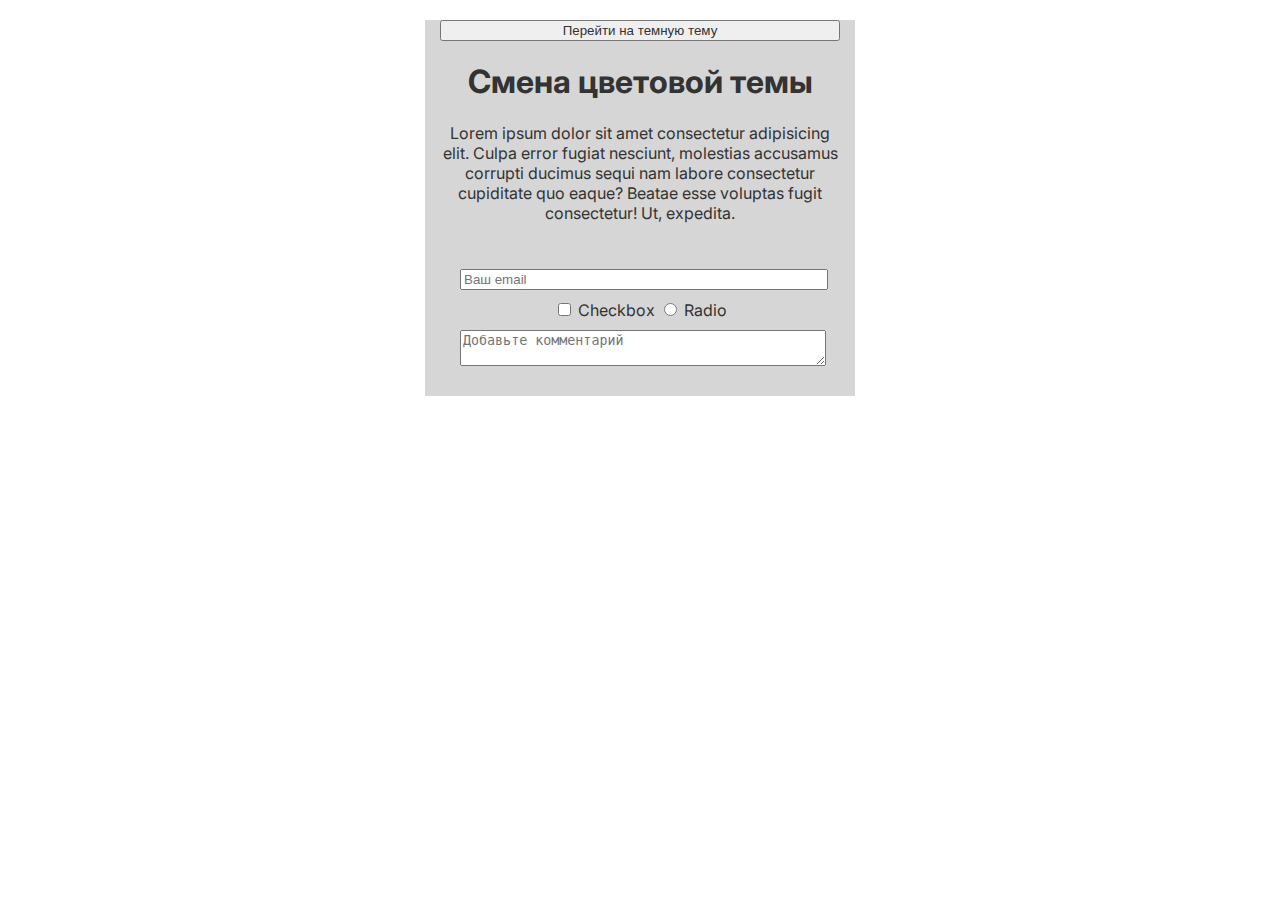
<file: Yunusova-20.05/Yunusova-1video/index.html>
<!DOCTYPE html>
<html lang="en">
  <head>
    <meta charset="UTF-8" />
    <meta name="viewport" content="width=device-width, initial-scale=1.0" />
    <title>Yunusova</title>
    <link rel="stylesheet" href="style.css" />
  </head>
  <body>
    <div class="container">
      <button id="themeToggle">Перейти на темную тему</button>
      <h1>Смена цветовой темы</h1>
      <p>
        Lorem ipsum dolor sit amet consectetur adipisicing elit. Culpa error
        fugiat nesciunt, molestias accusamus corrupti ducimus sequi nam labore
        consectetur cupiditate quo eaque? Beatae esse voluptas fugit
        consectetur! Ut, expedita.
      </p>
      <form>
        <input type="email" placeholder="Ваш email" />
        <input type="checkbox" id="checkbox" />
        <label for="checkbox">Checkbox</label>
        <input type="radio" id="radio" />
        <label for="radio">Radio</label>
        <textarea placeholder="Добавьте комментарий"></textarea>
      </form>
      <script src="./main.js"></script>
    </div>
  </body>
</html>
</file>
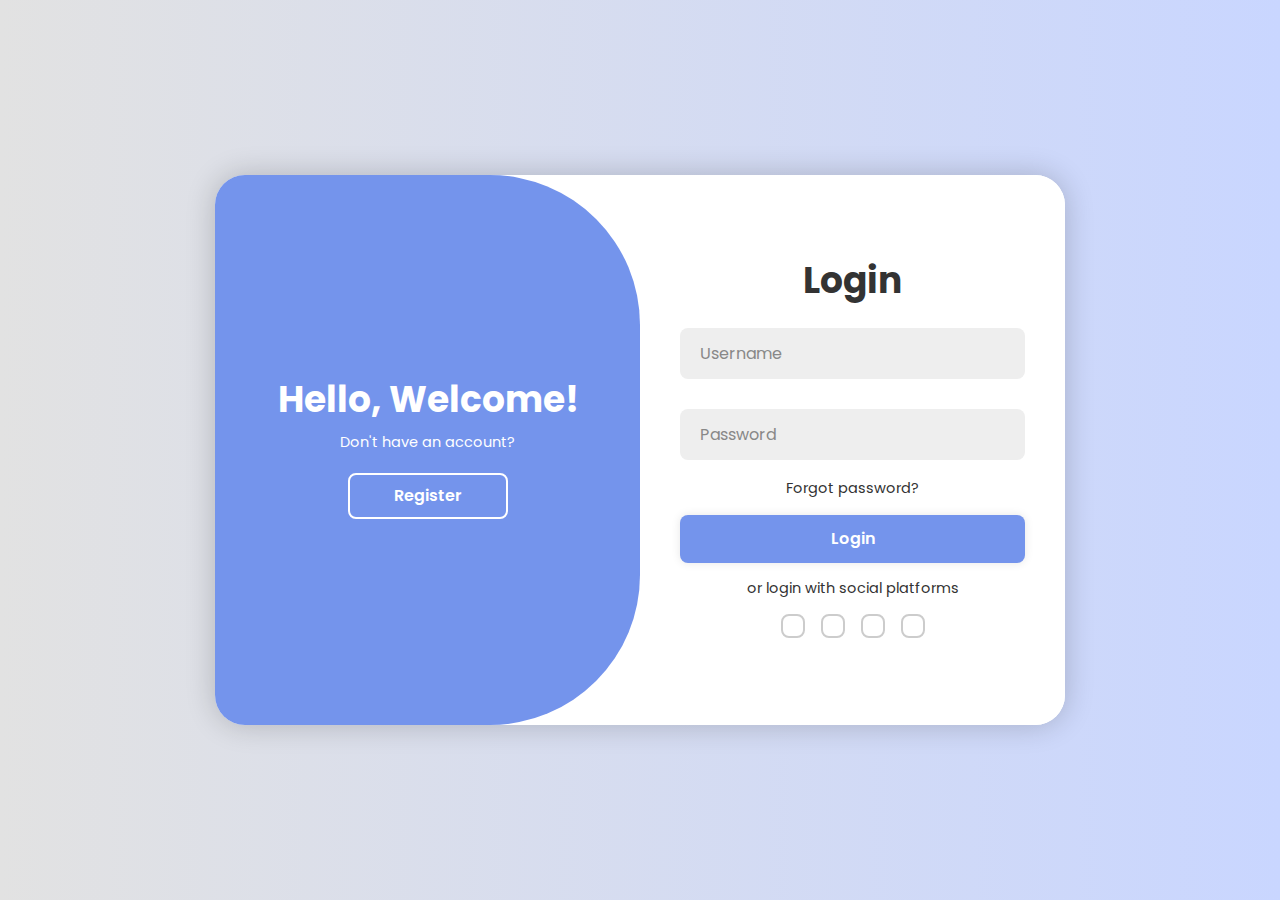
<file: Yunusova-20.05/Yunusova-2video/index.html>
<!DOCTYPE html>
<html lang="en">
  <head>
    <meta charset="UTF-8" />
    <meta name="viewport" content="width=device-width, initial-scale=1.0" />
    <title>Yunusova</title>
    <link rel="stylesheet" href="style.css" />
  </head>
  <body>
    <div class="container">
      <div class="form-box login">
        <form action="">
          <h1>Login</h1>
          <div class="input-box">
            <input type="text" placeholder="Username" required />
            <i class="bx bxs-user"></i>
          </div>

          <div class="input-box">
            <input type="password" placeholder="Password" required />
            <i class="bx bxs-lock-alt"></i>
          </div>
          <div class="forgot-link">
            <a href="#">Forgot password?</a>
          </div>
          <button type="submit" class="btn">Login</button>
          <p>or login with social platforms</p>
          <div class="social-icons">
            <a href="#"><i class="bx bxl-google"></i></a>
            <a href="#"><i class="bx bxl-google"></i></a>
            <a href="#"><i class="bx bxl-gihub"></i></a>
            <a href="#"><i class="bx bxl-linkedin"></i></a>
          </div>
        </form>
      </div>

      <div class="form-box register">
        <form action="">
          <h1>Registration</h1>
          <div class="input-box">
            <input type="text" placeholder="Username" required />
            <i class="bx bxs-user"></i>
          </div>

          <div class="input-box">
            <input type="email" placeholder="Email" required />
            <i class="bx bxs-lock-alt"></i>
          </div>

          <div class="input-box">
            <input type="password" placeholder="Password" required />
            <i class="bx bxs-lock-alt"></i>
          </div>
          <button type="submit" class="btn">Register</button>
          <p>or register with social platforms</p>
          <div class="social-icons">
            <a href="#"><i class="bx bxl-google"></i></a>
            <a href="#"><i class="bx bxl-google"></i></a>
            <a href="#"><i class="bx bxl-gihub"></i></a>
            <a href="#"><i class="bx bxl-linkedin"></i></a>
          </div>
        </form>
      </div>

      <div class="toggle-box">
        <div class="toggle-panel toggle-left">
          <h1>Hello, Welcome!</h1>
          <p>Don't have an account?</p>
          <button class="btn register-btn">Register</button>
        </div>

        <div class="toggle-panel toggle-right">
          <h1>Welcome Back!</h1>
          <p>Already have an account?</p>
          <button class="btn login-btn">Login</button>
        </div>
      </div>
    </div>
    <script src="./main.js"></script>
  </body>
</html>
</file>
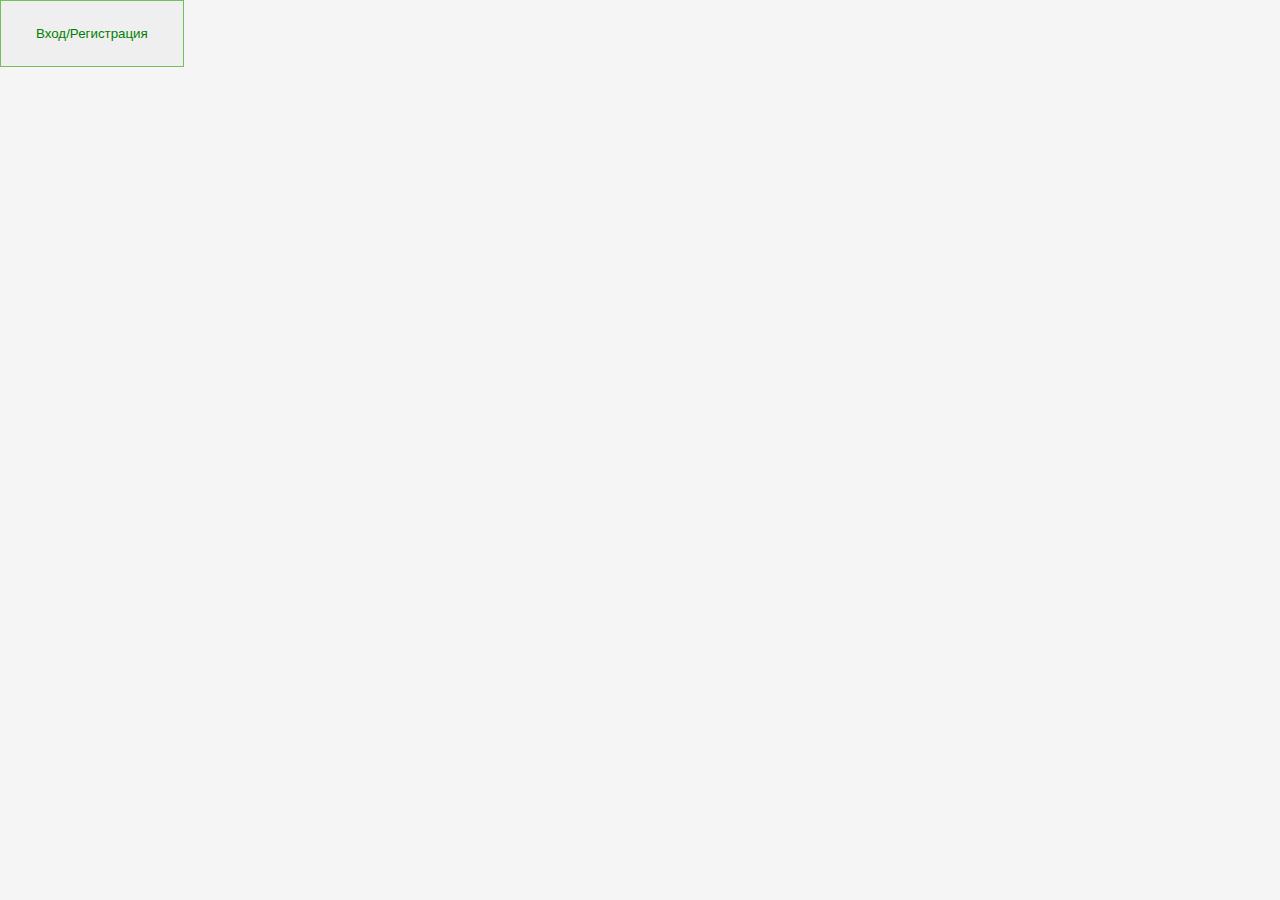
<file: Yunusova-20.05/Yunusova-maket/index.html>
<!DOCTYPE html>
<html lang="ru">
<head>
    <meta charset="UTF-8">
    <meta name="viewport" content="width=device-width, initial-scale=1.0">
    <title>Модальное окно</title>
    <link rel="stylesheet" href="style.css">
</head>
<body>
    <button id="openModal">Вход/Регистрация</button>

    <div id="modal" class="modal">
        <div class="modal-content">
            <span class="close">×</span>
            <h2>Вход</h2>
            <p>Телефон</p>
            <input type="text" id="phone" placeholder="+7 912">
            <button class="login-button">Вход</button>
            <div class="bottom-links">
                <button class="register-button">Регистрация</button>
                <a href="#" class="forgot-password">Забыли пароль?</a>
            </div>
        </div>
    </div>

    <script src="main.js"></script>
</body>
</html>
</file>
<file: Yunusova-20.05/Yunusova-1video/style.css>
@import url("https://fonts.googleapis.com/css2?family=Inter:ital,opsz,wght@0,14..32,100..900;1,14..32,100..900&display=swap");
:root {
  --main: #333;
  --main-rgb: 51, 51, 51;
  color-scheme: light;
}
body {
  font-family: "Inter", sans-serif;
  text-align: center;
  color: var(--main);
}

.container {
  margin: 20px auto;
  max-width: 400px;
  padding-left: 15px;
  padding-right: 15px;
  background-color: rgba(var(--main-rgb), 0.2);
}

form {
  padding: 20px;
}

input[type="email"],
textarea,
button {
  display: block;
  width: 100%;
  margin: 10px 0;
  color: var(--main);
}

template {
  resize: none;
  min-height: 100px;
}

/* dark */
.dark {
  --main: #fff;
  --main-rgb: 255, 255, 255;
  color-scheme: dark;
}
</file>
<file: Yunusova-20.05/Yunusova-2video/style.css>
@import url("https://fonts.googleapis.com/css2?family=Inter:ital,opsz,wght@0,14..32,100..900;1,14..32,100..900&family=Poppins:ital,wght@0,100;0,200;0,300;0,400;0,500;0,600;0,700;0,800;0,900;1,100;1,200;1,300;1,400;1,500;1,600;1,700;1,800;1,900&display=swap");

* {
  margin: 0;
  padding: 0;
  box-sizing: border-box;
  font-family: "Poppins", sans-serif;
}

body {
  display: flex;
  justify-content: center;
  align-items: center;
  min-height: 100vh;
  background: linear-gradient(90deg, #e2e2e2, #c9d6ff);
}

.container {
  position: relative;
  width: 850px;
  height: 550px;
  background: #fff;
  border-radius: 30px;
  box-shadow: 0 0 30px rgba(0, 0, 0, 0.2);
  margin: 20px;
  overflow: hidden;
}

.form-box {
  position: absolute;
  right: 0;
  width: 50%;
  height: 100%;
  background: #fff;
  display: flex;
  align-items: center;
  color: #333;
  text-align: center;
  padding: 40px;
  z-index: 1;
  transition: 0.6s ease-in-out 1.2s, visibility 0s 1s;
}

.container.active .form-box {
  right: 50%;
}

.form-box.register {
  visibility: hidden;
}

.container.active .form-box.register {
  visibility: visible;
}

form {
  width: 100%;
}

.container h1 {
  font-size: 36px;
  margin: -10px 0;
}

.input-box {
  position: relative;
  margin: 30px 0;
}

.input-box input {
  width: 100%;
  padding: 13px 50px 13px 20px;
  background: #eee;
  border-radius: 8px;
  border: none;
  outline: none;
  font-size: 16px;
  color: #333;
  font-weight: 500;
}

.input-box input::placeholder {
  color: #888;
  font-weight: 400;
}

.input-box i {
  position: absolute;
  right: 20px;
  top: 50%;
  transform: translateY(-50%);
  font-size: 20px;
  color: #888;
}

.forgot-link {
  margin: -15px 0 15px;
}

.forgot-link a {
  font-size: 14.5px;
  color: #333;
  text-decoration: none;
}

.btn {
  width: 100%;
  height: 48px;
  background: #7494ec;
  border-radius: 8px;
  box-shadow: 0 0 10px rgba(0, 0, 0, 0.1);
  border: none;
  cursor: pointer;
  font-size: 16px;
  color: #fff;
  font-weight: 600;
}

.container p {
  margin: 15px 0;
  font-size: 14.5px;
}

.social-icons {
  display: flex;
  justify-content: center;
}
.social-icons a {
  display: inline-flex;
  padding: 10px;
  border: 2px solid #ccc;
  border-radius: 8px;
  font-size: 24px;
  color: #333;
  text-decoration: none;
  margin: 0 8px;
}

.toggle-box {
  position: absolute;
  width: 100%;
  height: 100%;
  /* background: purple; */
}

.toggle-box::before {
  content: "";
  position: absolute;
  left: -250%;
  width: 300%;
  height: 100%;
  background: #7494ec;
  border-radius: 150px;
  z-index: 2;
  transition: 1.8s ease-in-out;
}

.container.active .toggle-box::before {
  left: 50%;
}
.toggle-panel {
  position: absolute;
  width: 50%;
  height: 100%;
  /* background: seagreen; */
  color: #fff;
  display: flex;
  flex-direction: column;
  justify-content: center;
  align-items: center;
  z-index: 2;
  transition: 0.6s ease-in-out;
}

.toggle-panel.toggle-left {
  left: 0;
  transition-delay: 1.2s;
}

.container.active .toggle-panel.toggle-left {
  left: -50%;
  transition-delay: 0.6s;
}
.toggle-panel.toggle-right {
  right: -50%;
  transition-delay: 0.6s;
}

.container.active .toggle-panel.toggle-right {
  right: 0;
  transition-delay: 1.2s;
}

.toggle-panel p {
  margin-bottom: 20px;
}

.toggle-panel .btn {
  width: 160px;
  height: 46px;
  background: transparent;
  border: 2px solid #fff;
  box-shadow: none;
}

@media screen and (max-width: 650px) {
  .container {
    height: calc(100vh - 40px);
  }

  .form-box {
    /* background: purple; */
    bottom: 0;
    width: 100%;
    height: 70%;
  }

  .container.active .form-box {
    right: 0;
    bottom: 30%;
  }

  .toggle-box::before {
    left: 0;
    top: -270%;
    width: 100%;
    height: 300%;
    border-radius: 20vw;
  }

  .container.active .toggle-box::before {
    left: 0;
    top: 70%;
  }

  .toggle-panel {
    width: 100%;
    height: 30%;
  }

  .toggle-panel.toggle-left {
    top: 0;
  }

  .container.active .toggle-panel.toggle-left {
    left: 0;
    top: -30%;
  }

  .toggle-panel.toggle-right {
    right: 0;
    bottom: -30%;
  }

  .container.active .toggle-panel.toggle-right {
    bottom: 0;
  }
}

@media screen and (max-width: 400px) {
  .form-box {
    padding: 20px;
  }
  .toggle-panel h1 {
    font-size: 30px;
  }
}
</file>
<file: Yunusova-20.05/Yunusova-maket/style.css>
body {
  font-family: Arial, sans-serif;
  margin: 0;
  padding: 0;
  background-color: #f5f5f5;
}

button {
  color: green;
  border: non;
  padding: 25px 35px;
  cursor: pointer;
  border: 1px solid #70c05b;
}

.modal {
  display: none;
  position: fixed;
  z-index: 1;
  left: 0;
  top: 0;
  width: 100%;
  height: 100%;
  overflow: auto;
  background-color: rgba(0, 0, 0, 0.4);
}

.modal-content {
  margin: 15% auto;
  padding: 20px;
  border: 1px solid #888;
  width: 50%;
  width: 420px;
  height: 431px;
  box-shadow: 8px 16px 32px 0 rgba(255, 102, 51, 0.2);
  background: #fff;
}

.close {
  color: #aaa;
  float: right;
  font-size: 28px;
  font-weight: bold;
  border-radius: 4px;
  padding: 8px;
  width: 40px;
  height: 40px;
}

.close:hover,
.close:focus {
  color: black;
  text-decoration: none;
  cursor: pointer;
}

h2 {
  text-align: center;
  font-family: var(--font-family);
  font-weight: 700;
  font-size: 24px;
  line-height: 150%;
  text-align: center;
  color: #000000;
  /* margin-top: 72px; */
  margin-right: 80px;
  /* margin-bottom: 32px; */
  margin-left: 80px;
}

p {
  margin-top: 68px;
  margin-right: 80px;
  margin-left: 80px;
  margin-bottom: 0;
  font-family: var(--font-family);
  font-weight: 400;
  font-size: 18px;
  line-height: 150%;
  color: #6b6a6a;
}

input[type="text"] {
  width: 228px;
  height: 36px;
  margin-bottom: 10px;
  border: 1px solid #70c05b;
  border-radius: 4px;
  padding: 12px 16px;
  /* margin-top: 59px;  */
  margin-right: 80px;
  margin-bottom: 32px;
  margin-left: 80px;
}

.login-button {
  background: #f0b489;
  color: #f63;
  border: none;
  font-size: 24px;
  cursor: pointer;
  border-radius: 4px;
  padding: 12px 16px;
  width: 260px;
  height: 68px;
  margin-top: 10px;
  margin-right: 80px;
  margin-bottom: 32px;
  margin-left: 80px;
}

.login-button::shadow {
  box-shadow: 4px 8px 16px 0 rgba(112, 192, 91, 0.2);
  background: #fff;
}

.bottom-links {
  display: flex;
  justify-content: space-between;
  margin-top: 10px;
}

.register-button {
  color: green;
  border: none;
  padding: 10px 20px;
  cursor: pointer;
  border: 1px solid #70c05b;
  border-radius: 4px;
  padding: 8px;
  width: 121px;
  height: 32px;
  margin-top: 10px;
  margin-right: 80px;
  margin-bottom: 32px;
  margin-left: 80px;
}

.forgot-password {
  margin-top: 10px;
  margin-bottom: 32px;
  color: rgb(69, 69, 69);
  text-decoration: none;
}
</file>
